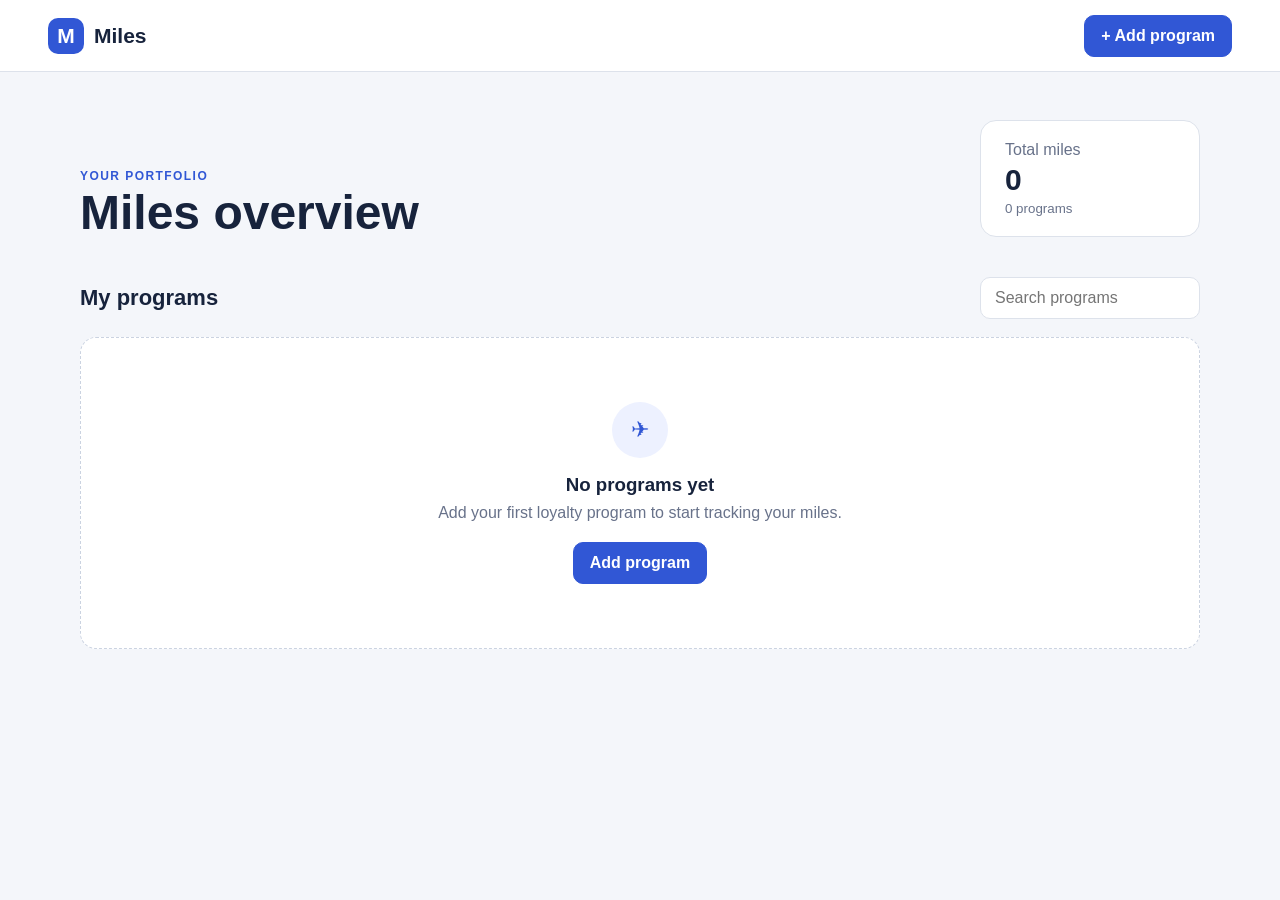
<file: New app/index.html>
<!DOCTYPE html>
<html lang="en">
<head>
	<meta charset="UTF-8">
	<meta name="viewport" content="width=device-width, initial-scale=1">
	<meta name="description" content="Track miles and points across your loyalty programs.">
	<title>Miles - Loyalty Balance Tracker</title>
	<link rel="stylesheet" href="styles.css">
	<script src="app.js" defer></script>
</head>
<body>
	<header class="app-header">
		<div class="brand">
			<span class="brand-mark" aria-hidden="true">M</span>
			<span>Miles</span>
		</div>
		<button class="primary-button" id="open-program-dialog" type="button">
			<span aria-hidden="true">+</span>
			Add program
		</button>
	</header>

	<main>
		<section class="summary" aria-labelledby="summary-title">
			<div>
				<p class="eyebrow">Your portfolio</p>
				<h1 id="summary-title">Miles overview</h1>
			</div>
			<div class="total-card">
				<span>Total miles</span>
				<strong id="total-miles">0</strong>
				<small id="program-count">0 programs</small>
			</div>
		</section>

		<section class="programs-section" aria-labelledby="programs-title">
			<div class="section-heading">
				<h2 id="programs-title">My programs</h2>
				<label class="search-field">
					<span class="sr-only">Search programs</span>
					<input id="program-search" type="search" placeholder="Search programs">
				</label>
			</div>

			<div id="program-grid" class="program-grid" aria-live="polite"></div>

			<div id="empty-state" class="empty-state" hidden>
				<div class="empty-icon" aria-hidden="true">✈</div>
				<h3>No programs yet</h3>
				<p>Add your first loyalty program to start tracking your miles.</p>
				<button class="primary-button" id="empty-add-button" type="button">Add program</button>
			</div>
		</section>
	</main>

	<dialog id="program-dialog">
		<form id="program-form" method="dialog">
			<div class="dialog-heading">
				<div>
					<p class="eyebrow">Loyalty account</p>
					<h2 id="dialog-title">Add program</h2>
				</div>
				<button class="icon-button" id="close-dialog" type="button" aria-label="Close dialog">×</button>
			</div>

			<input id="program-id" type="hidden">

			<label>
				<span>Program name</span>
				<input id="program-name" name="name" type="text" placeholder="e.g. United MileagePlus" required maxlength="60">
			</label>

			<label>
				<span>Miles</span>
				<input id="program-miles" name="miles" type="text" inputmode="numeric" placeholder="e.g. 45,000" required>
			</label>

			<label>
				<span>Membership number <small>(optional)</small></span>
				<input id="program-membership" name="membership" type="text" placeholder="Account or membership number" maxlength="40">
			</label>

			<div class="dialog-actions">
				<button class="secondary-button" id="cancel-dialog" type="button">Cancel</button>
				<button class="primary-button" type="submit" id="save-program">Save program</button>
			</div>
		</form>
	</dialog>

	<dialog id="delete-dialog">
		<form method="dialog" id="delete-form">
			<h2>Remove program?</h2>
			<p id="delete-message">This will remove the program from Miles.</p>
			<div class="dialog-actions">
				<button class="secondary-button" id="cancel-delete" type="button">Cancel</button>
				<button class="danger-button" type="submit">Remove</button>
			</div>
		</form>
	</dialog>

	<template id="program-template">
		<article class="program-card">
			<div class="program-card-header">
				<div class="program-logo" aria-hidden="true"></div>
				<div class="card-actions">
					<button class="icon-button edit-button" type="button" aria-label="Edit program">Edit</button>
					<button class="icon-button delete-button" type="button" aria-label="Remove program">×</button>
				</div>
			</div>
			<h3 class="program-name"></h3>
			<p class="membership"></p>
			<div class="balance">
				<strong></strong>
				<span>miles</span>
			</div>
			<p class="updated"></p>
		</article>
	</template>
</body>
</html>
</file>
<file: New app/styles.css>
:root {
	color-scheme: light;
	--ink: #17233c;
	--muted: #68728a;
	--line: #dde2eb;
	--surface: #ffffff;
	--background: #f4f6fa;
	--primary: #3157d5;
	--primary-dark: #2448b9;
	--danger: #b42318;
}

* {
	box-sizing: border-box;
}

body {
	margin: 0;
	min-height: 100vh;
	font-family: Inter, ui-sans-serif, -apple-system, BlinkMacSystemFont, "Segoe UI", sans-serif;
	color: var(--ink);
	background: var(--background);
}

button,
input {
	font: inherit;
}

button {
	cursor: pointer;
}

.app-header {
	height: 72px;
	padding: 0 48px;
	display: flex;
	align-items: center;
	justify-content: space-between;
	background: var(--surface);
	border-bottom: 1px solid var(--line);
}

.brand {
	display: flex;
	align-items: center;
	gap: 10px;
	font-size: 21px;
	font-weight: 800;
}

.brand-mark {
	width: 36px;
	height: 36px;
	display: grid;
	place-items: center;
	border-radius: 10px;
	color: white;
	background: var(--primary);
}

main {
	width: min(1120px, calc(100% - 48px));
	margin: 0 auto;
	padding: 48px 0 64px;
}

.summary {
	display: flex;
	align-items: flex-end;
	justify-content: space-between;
	margin-bottom: 40px;
}

.eyebrow {
	margin: 0 0 6px;
	color: var(--primary);
	font-size: 12px;
	font-weight: 800;
	letter-spacing: 0.12em;
	text-transform: uppercase;
}

h1,
h2,
h3,
p {
	margin-top: 0;
}

h1 {
	margin-bottom: 0;
	font-size: clamp(32px, 5vw, 48px);
	line-height: 1;
}

.total-card {
	min-width: 220px;
	padding: 20px 24px;
	display: grid;
	border: 1px solid var(--line);
	border-radius: 16px;
	background: var(--surface);
}

.total-card span,
.total-card small {
	color: var(--muted);
}

.total-card strong {
	margin: 4px 0;
	font-size: 30px;
}

.section-heading {
	display: flex;
	align-items: center;
	justify-content: space-between;
	margin-bottom: 18px;
}

.section-heading h2 {
	margin-bottom: 0;
	font-size: 22px;
}

.search-field input {
	width: 220px;
	height: 42px;
	padding: 0 14px;
	border: 1px solid var(--line);
	border-radius: 10px;
	background: var(--surface);
}

.program-grid {
	display: grid;
	grid-template-columns: repeat(3, minmax(0, 1fr));
	gap: 18px;
}

.program-card {
	min-height: 230px;
	padding: 20px;
	border: 1px solid var(--line);
	border-radius: 16px;
	background: var(--surface);
	box-shadow: 0 8px 24px rgba(23, 35, 60, 0.04);
}

.program-card-header {
	display: flex;
	align-items: center;
	justify-content: space-between;
}

.program-logo {
	width: 44px;
	height: 44px;
	display: grid;
	place-items: center;
	border-radius: 12px;
	color: white;
	background: var(--primary);
	font-size: 18px;
	font-weight: 800;
}

.card-actions {
	display: flex;
	gap: 4px;
}

.program-name {
	margin: 22px 0 4px;
	font-size: 17px;
}

.membership {
	min-height: 18px;
	margin-bottom: 16px;
	color: var(--muted);
	font-size: 13px;
}

.balance {
	display: flex;
	align-items: baseline;
	gap: 8px;
}

.balance strong {
	font-size: 32px;
}

.balance span {
	color: var(--muted);
}

.updated {
	margin: 12px 0 0;
	color: var(--muted);
	font-size: 12px;
}

.primary-button,
.secondary-button,
.danger-button {
	min-height: 42px;
	padding: 0 16px;
	border-radius: 10px;
	font-weight: 750;
}

.primary-button {
	border: 1px solid var(--primary);
	color: white;
	background: var(--primary);
}

.primary-button:hover {
	background: var(--primary-dark);
}

.secondary-button {
	border: 1px solid var(--line);
	color: var(--ink);
	background: white;
}

.danger-button {
	border: 1px solid var(--danger);
	color: white;
	background: var(--danger);
}

.icon-button {
	min-width: 36px;
	height: 36px;
	padding: 0 8px;
	border: 0;
	border-radius: 8px;
	color: var(--muted);
	background: transparent;
}

.edit-button {
	font-size: 12px;
	font-weight: 700;
}

.icon-button:hover {
	background: #eef1f7;
}

.empty-state {
	padding: 64px 24px;
	text-align: center;
	border: 1px dashed #cbd3e1;
	border-radius: 16px;
	background: var(--surface);
}

.empty-icon {
	width: 56px;
	height: 56px;
	margin: 0 auto 16px;
	display: grid;
	place-items: center;
	border-radius: 50%;
	color: var(--primary);
	background: #edf1ff;
	font-size: 22px;
}

.empty-state h3 {
	margin-bottom: 8px;
}

.empty-state p {
	margin-bottom: 20px;
	color: var(--muted);
}

dialog {
	width: min(480px, calc(100% - 32px));
	padding: 0;
	border: 0;
	border-radius: 18px;
	color: var(--ink);
	box-shadow: 0 24px 80px rgba(23, 35, 60, 0.25);
}

dialog::backdrop {
	background: rgba(18, 28, 48, 0.48);
}

dialog form {
	padding: 24px;
}

.dialog-heading {
	display: flex;
	align-items: flex-start;
	justify-content: space-between;
	margin-bottom: 20px;
}

.dialog-heading h2,
#delete-dialog h2 {
	margin-bottom: 0;
}

dialog label {
	display: grid;
	gap: 8px;
	margin-bottom: 16px;
	font-size: 14px;
	font-weight: 700;
}

dialog label small {
	color: var(--muted);
	font-weight: 400;
}

dialog input {
	height: 46px;
	padding: 0 12px;
	border: 1px solid var(--line);
	border-radius: 10px;
}

dialog input:focus,
.search-field input:focus {
	outline: 3px solid rgba(49, 87, 213, 0.14);
	border-color: var(--primary);
}

.dialog-actions {
	display: flex;
	justify-content: flex-end;
	gap: 10px;
	margin-top: 24px;
}

#delete-dialog p {
	margin: 12px 0 0;
	color: var(--muted);
}

.sr-only {
	position: absolute;
	width: 1px;
	height: 1px;
	padding: 0;
	margin: -1px;
	overflow: hidden;
	clip: rect(0, 0, 0, 0);
	white-space: nowrap;
	border: 0;
}

@media (max-width: 850px) {
	.program-grid {
		grid-template-columns: repeat(2, minmax(0, 1fr));
	}
}

@media (max-width: 600px) {
	.app-header {
		height: 64px;
		padding: 0 20px;
	}

	main {
		width: min(100% - 32px, 1120px);
		padding-top: 32px;
	}

	.summary {
		align-items: stretch;
		flex-direction: column;
		gap: 24px;
	}

	.total-card {
		min-width: 0;
	}

	.section-heading {
		align-items: stretch;
		flex-direction: column;
		gap: 12px;
	}

	.search-field input {
		width: 100%;
	}

	.program-grid {
		grid-template-columns: 1fr;
	}

	.app-header .primary-button {
		font-size: 0;
		width: 42px;
		padding: 0;
	}

	.app-header .primary-button span {
		font-size: 22px;
	}
}
</file>
